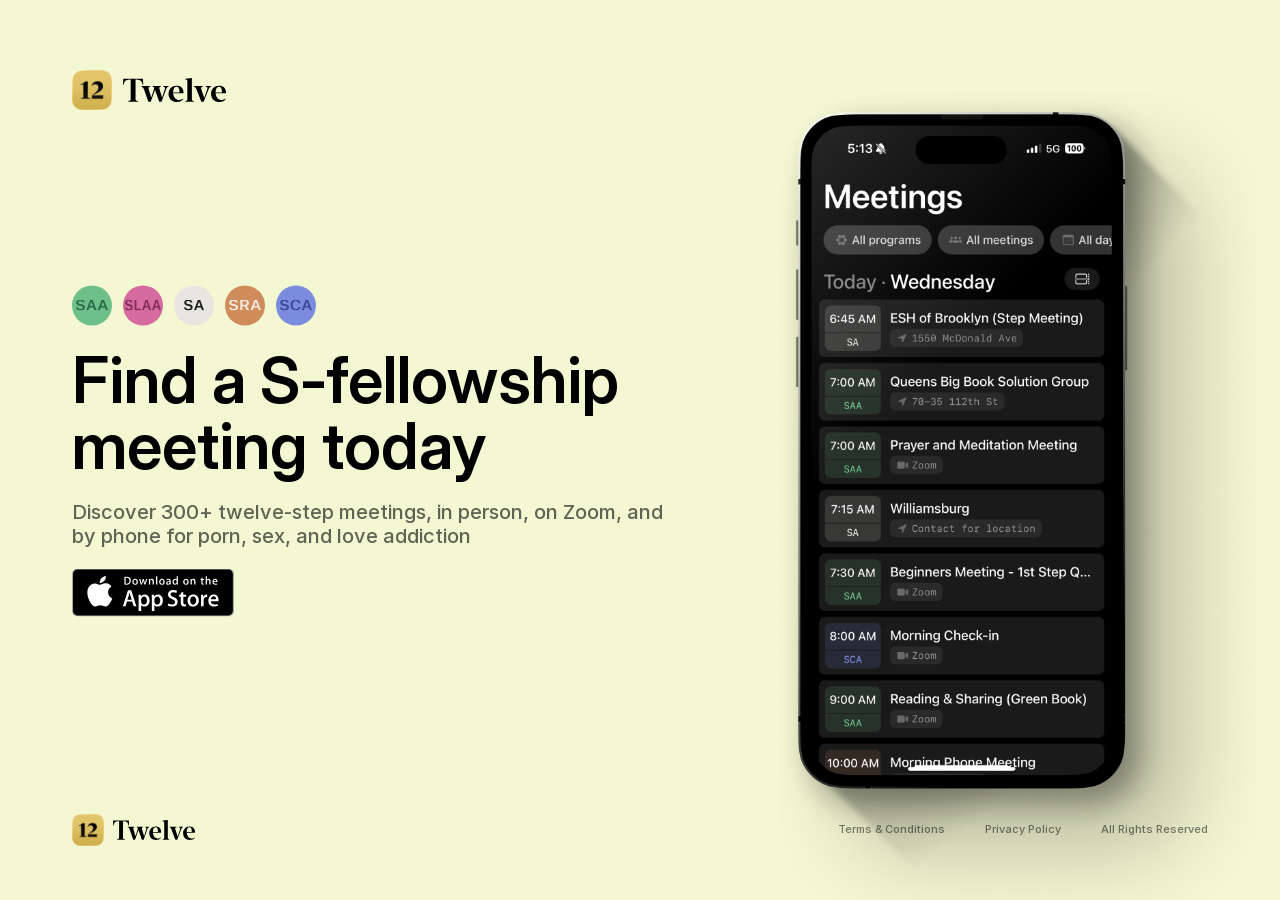
<file: index.html>
<!DOCTYPE html>
<html lang="en">
<head>
  <meta charset="utf-8" />
  <meta name="viewport" content="width=device-width, initial-scale=1" />
  <title>Twelve: Find a S-fellowship meeting today</title>
  <meta name="description" content="Discover 300+ twelve-step meetings, in person, on Zoom, and by phone for porn, sex, and love addiction." />

  <link rel="icon" href="/favicon.ico" sizes="48x48" />
  <link rel="icon" type="image/png" sizes="32x32" href="/assets/favicon-32.png" />
  <link rel="icon" type="image/png" sizes="16x16" href="/assets/favicon-16.png" />
  <link rel="icon" type="image/png" sizes="192x192" href="/assets/favicon-192.png" />
  <link rel="apple-touch-icon" href="/assets/favicon-180.png" />

  <meta property="og:type" content="website" />
  <meta property="og:site_name" content="Twelve" />
  <meta property="og:title" content="Twelve: Find a S-fellowship meeting today" />
  <meta property="og:description" content="Discover 300+ twelve-step meetings, in person, on Zoom, and by phone for porn, sex, and love addiction." />
  <meta property="og:url" content="https://usetwelve.app/" />
  <meta property="og:image" content="https://usetwelve.app/assets/social.png" />
  <meta property="og:image:width" content="1200" />
  <meta property="og:image:height" content="630" />
  <meta name="twitter:card" content="summary_large_image" />
  <meta name="twitter:title" content="Twelve: Find a S-fellowship meeting today" />
  <meta name="twitter:description" content="Discover 300+ twelve-step meetings, in person, on Zoom, and by phone for porn, sex, and love addiction." />
  <meta name="twitter:image" content="https://usetwelve.app/assets/social.png" />
  <style>
    @font-face {
      font-family: "Inter Display";
      src: url("assets/InterDisplay-SemiBold.woff2") format("woff2");
      font-weight: 600;
      font-style: normal;
      font-display: swap;
    }
    @font-face {
      font-family: "Inter";
      src: url("assets/Inter-Medium.woff2") format("woff2");
      font-weight: 500;
      font-style: normal;
      font-display: swap;
    }

    * { margin: 0; padding: 0; box-sizing: border-box; }

    html, body { height: 100%; }

    body {
      background: #f3f7d2;
      font-family: "Inter", -apple-system, BlinkMacSystemFont, sans-serif;
      overflow-x: hidden;
    }

    .page {
      position: relative;
      min-height: 100vh;
      overflow: hidden;
      max-width: 1440px;
      margin: 0 auto;
    }

    /* Logo — top 70 / left 72, 156x40 */
    .logo {
      position: absolute;
      top: 70px;
      left: 72px;
      width: 156px;
      height: 40px;
    }
    .logo .mark {
      position: absolute;
      left: 0; top: 0;
      width: 40px; height: 40px;
    }
    .logo .wordmark {
      position: absolute;
      left: 50.65px;
      top: 7.73px;
      width: 103.19px;
      height: 24.58px;
    }

    /* Hero — left 72, vertically centered, 593 wide, column gap 21 */
    .hero {
      position: absolute;
      left: 72px;
      top: calc(50% + 0.5px);
      transform: translateY(-50%);
      width: 593px;
      display: flex;
      flex-direction: column;
      align-items: flex-start;
      gap: 21px;
    }

    .badges {
      display: flex;
      gap: 11px;
      align-items: center;
    }
    .badge {
      width: 40px;
      height: 40px;
      border-radius: 1000px;
      display: flex;
      align-items: center;
      justify-content: center;
      padding: 10px;
      flex-shrink: 0;
    }
    .badge img { display: block; }
    .badge.saa  { background: #6fbf8b; }
    .badge.slaa { background: #d66ba0; }
    .badge.sa   { background: #e8e6e1; }
    .badge.sra  { background: #d08b5b; }
    .badge.sca  { background: #7b8cde; }
    .badge.saa  img { width: 31.906px; height: 11.836px; }
    .badge.slaa img { width: 36.107px; height: 10.356px; }
    .badge.sa   img { width: 20.531px; height: 11.836px; }
    .badge.sra  img { width: 31.406px; height: 11.836px; }
    .badge.sca  img { width: 31.906px; height: 11.836px; }

    h1 {
      font-family: "Inter Display", "Inter", sans-serif;
      font-weight: 600;
      font-size: 64px;
      line-height: 66px;
      color: #000;
      word-break: break-word;
    }

    .subhead {
      font-family: "Inter", sans-serif;
      font-weight: 500;
      font-size: 20px;
      line-height: normal;
      color: #000;
      opacity: 0.6;
      word-break: break-word;
    }

    .app-store {
      display: block;
      height: 48px;
      width: auto;
    }
    .app-store img {
      display: block;
      height: 48px;
      width: auto;
    }

    /* iPhone — right side, vertically centered on the DEVICE BODY.
       The asset bakes a down-right shadow: the phone body's vertical
       center sits at 43.2% of image height (not 50%), so translateY
       compensates to center the visible device in the viewport. */
    .phone {
      position: absolute;
      right: 24px;
      top: 50%;
      transform: translateY(-43.2%);
      height: min(932px, 92vh);
      aspect-ratio: 1400 / 2426;
      pointer-events: none;
    }
    .phone img {
      position: absolute;
      inset: 0;
      width: 100%;
      height: 100%;
      object-fit: contain;
    }

    /* Footer — pinned bottom, logo left + links right */
    .site-footer {
      position: absolute;
      left: 0;
      right: 0;
      bottom: 0;
      padding: 0 72px 54px;
      z-index: 2;
    }
    .site-footer .credits {
      display: flex;
      align-items: center;
      justify-content: space-between;
      max-width: 1500px;
    }
    .footer-logo { position: relative; width: 124.8px; height: 32px; display: block; }
    .footer-logo .mark { position: absolute; left: 0; top: 0; width: 32px; height: 32px; }
    .footer-logo .wordmark { position: absolute; left: 40.52px; top: 6.19px; width: 82.55px; height: 19.66px; }
    .footer-links {
      display: flex;
      gap: 40px;
      align-items: center;
      font-size: 11px;
      line-height: 1.4;
      color: rgba(0, 0, 0, 0.5);
      white-space: nowrap;
    }
    .footer-links a { color: inherit; text-decoration: none; }
    .footer-links a:hover { text-decoration: underline; }

    /* ---------- Mobile ---------- */
    @media (max-width: 1100px) {
      .page {
        display: flex;
        flex-direction: column;
        align-items: center;
        overflow: visible;
        padding: 120px 24px 0;
      }
      .logo { left: 24px; top: 32px; }
      .hero {
        position: static;
        transform: none;
        width: 100%;
        max-width: 593px;
        align-items: center;
        text-align: center;
        margin-top: 24px;
      }
      h1 { font-size: 44px; line-height: 48px; }
      .subhead { font-size: 18px; }
      .phone {
        position: static;
        width: min(426px, 89vw);
        height: auto;
        aspect-ratio: 1400 / 2426;
        margin-top: 24px;
        margin-bottom: 16px;
        /* asset's shadow is right-heavy: device body center sits at 38.4%
           of image width, so shift right 11.6% to center the DEVICE */
        transform: translateX(11.6%);
      }
      .phone img { position: static; }

      .site-footer {
        position: static;
        padding: 40px 16px;
        width: 100%;
      }
      .site-footer .credits {
        flex-direction: column-reverse;
        gap: 39px;
        align-items: center;
      }
      .footer-links { width: 100%; justify-content: space-between; gap: 0; }
    }
  </style>
</head>
<body>
  <main class="page">
    <a class="logo" href="/" aria-label="Twelve">
      <img class="mark" src="assets/logo-mark.png" alt="Twelve logo" />
      <img class="wordmark" src="assets/wordmark.svg" alt="Twelve" />
    </a>

    <section class="hero">
      <div class="badges" aria-label="Programs: SAA, SLAA, SA, SRA, SCA">
        <div class="badge saa"><img src="assets/saa.svg" alt="SAA" /></div>
        <div class="badge slaa"><img src="assets/slaa.svg" alt="SLAA" /></div>
        <div class="badge sa"><img src="assets/sa.svg" alt="SA" /></div>
        <div class="badge sra"><img src="assets/sra.svg" alt="SRA" /></div>
        <div class="badge sca"><img src="assets/sca.svg" alt="SCA" /></div>
      </div>

      <h1>Find a S&#8209;fellowship meeting&nbsp;today</h1>

      <p class="subhead">Discover 300+ twelve-step meetings, in person, on Zoom, and by phone for porn, sex, and love addiction</p>

      <a class="app-store" href="https://apps.apple.com/app/id6805293686" aria-label="Download on the App Store">
        <img src="assets/app-store-badge.svg" alt="Download on the App Store" />
      </a>
    </section>

    <div class="phone">
      <img src="assets/iphone.png" alt="Twelve app showing a list of meetings" />
    </div>

    <footer class="site-footer">
      <div class="credits">
        <a class="footer-logo" href="/" aria-label="Twelve home">
          <img class="mark" src="assets/logo-mark.png" alt="" />
          <img class="wordmark" src="assets/wordmark.svg" alt="Twelve" />
        </a>
        <div class="footer-links">
          <a href="/terms-conditions">Terms &amp; Conditions</a>
          <a href="/privacy">Privacy Policy</a>
          <span>All Rights Reserved</span>
        </div>
      </div>
    </footer>
  </main>
</body>
</html>
</file>
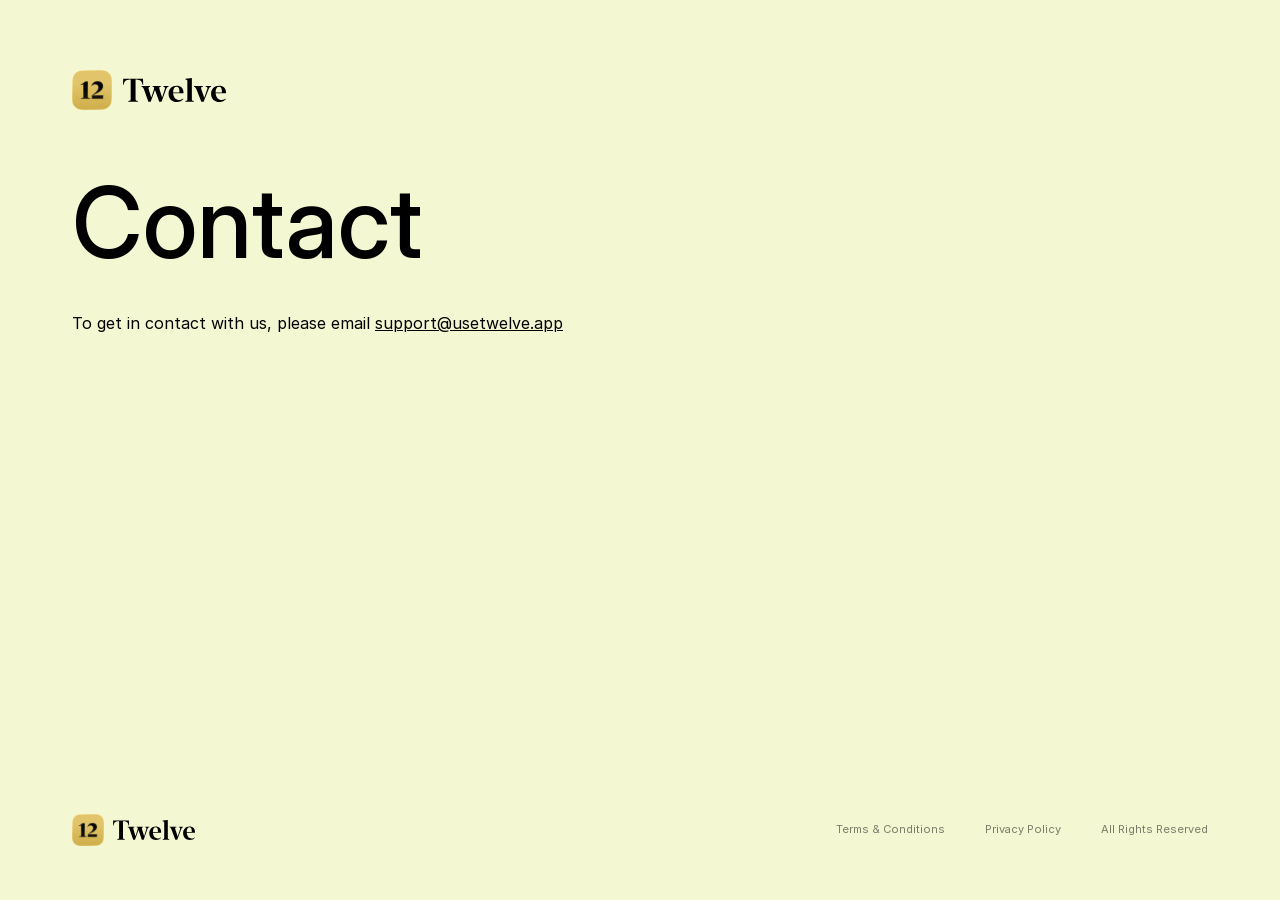
<file: contact.html>
<!DOCTYPE html>
<html lang="en">
<head>
  <meta charset="utf-8" />
  <meta name="viewport" content="width=device-width, initial-scale=1" />
  <title>Twelve: Contact</title>
  <meta name="description" content="Contact Twelve." />
  <link rel="icon" href="/favicon.ico" sizes="48x48" />
  <link rel="icon" type="image/png" sizes="32x32" href="/assets/favicon-32.png" />
  <link rel="icon" type="image/png" sizes="16x16" href="/assets/favicon-16.png" />
  <link rel="apple-touch-icon" href="/assets/favicon-180.png" />
  <meta property="og:type" content="website" />
  <meta property="og:site_name" content="Twelve" />
  <meta property="og:title" content="Twelve: Contact" />
  <meta property="og:url" content="https://usetwelve.app/contact" />
  <meta property="og:image" content="https://usetwelve.app/assets/social.png" />
  <meta name="twitter:card" content="summary_large_image" />
  <link rel="stylesheet" href="legal.css" />
</head>
<body>
  <main class="legal-wrap">
    <a class="logo" href="/" aria-label="Twelve home">
      <img class="mark" src="assets/logo-mark.png" alt="Twelve logo" />
      <img class="wordmark" src="assets/wordmark.svg" alt="Twelve" />
    </a>

    <h1>Contact</h1>

    <div class="legal-content">
      <div class="intro">
        <p>To get in contact with us, please email <a class="email-link" href="mailto:support@usetwelve.app">support@usetwelve.app</a></p>
      </div>
    </div>
  </main>

  <footer>
    <div class="credits">
      <a class="footer-logo" href="/" aria-label="Twelve home">
        <img class="mark" src="assets/logo-mark.png" alt="" />
        <img class="wordmark" src="assets/wordmark.svg" alt="Twelve" />
      </a>
      <div class="links">
        <a href="/terms-conditions">Terms &amp; Conditions</a>
        <a href="/privacy">Privacy Policy</a>
        <span>All Rights Reserved</span>
      </div>
    </div>
  </footer>
</body>
</html>
</file>
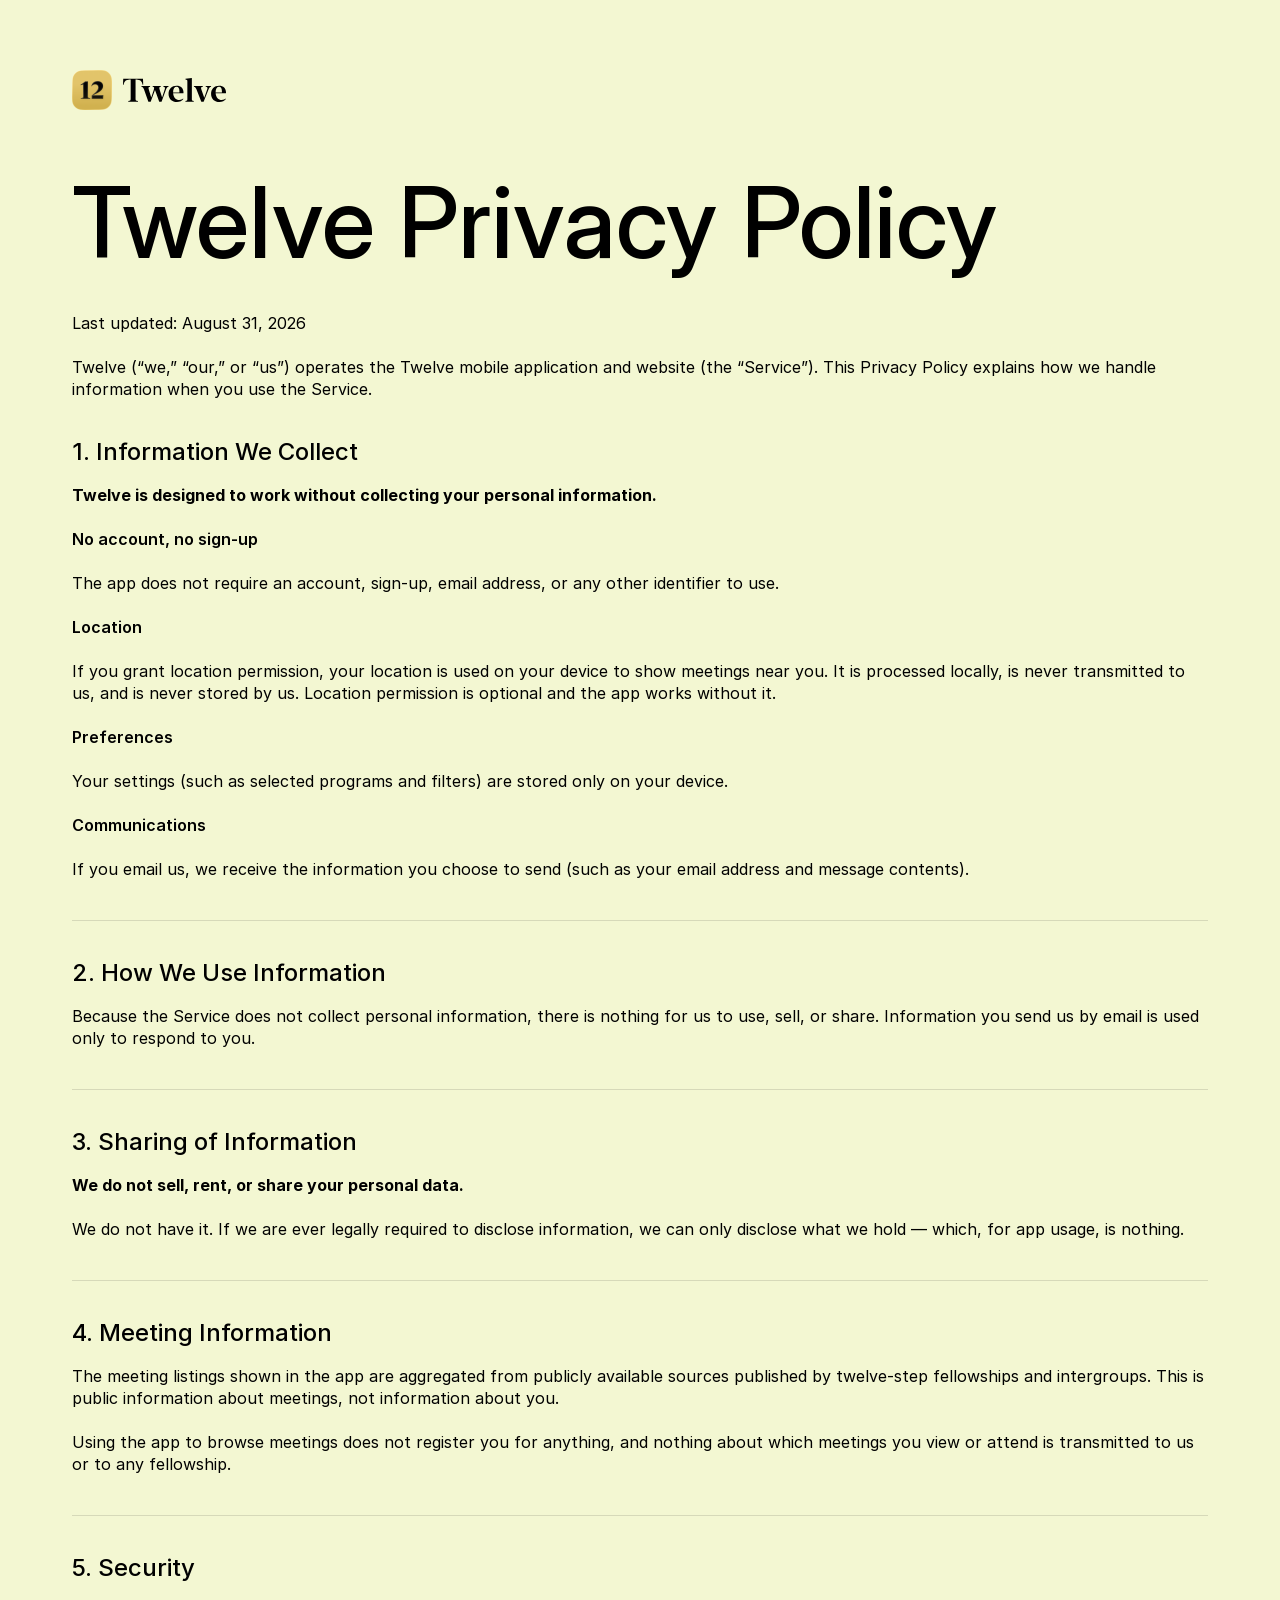
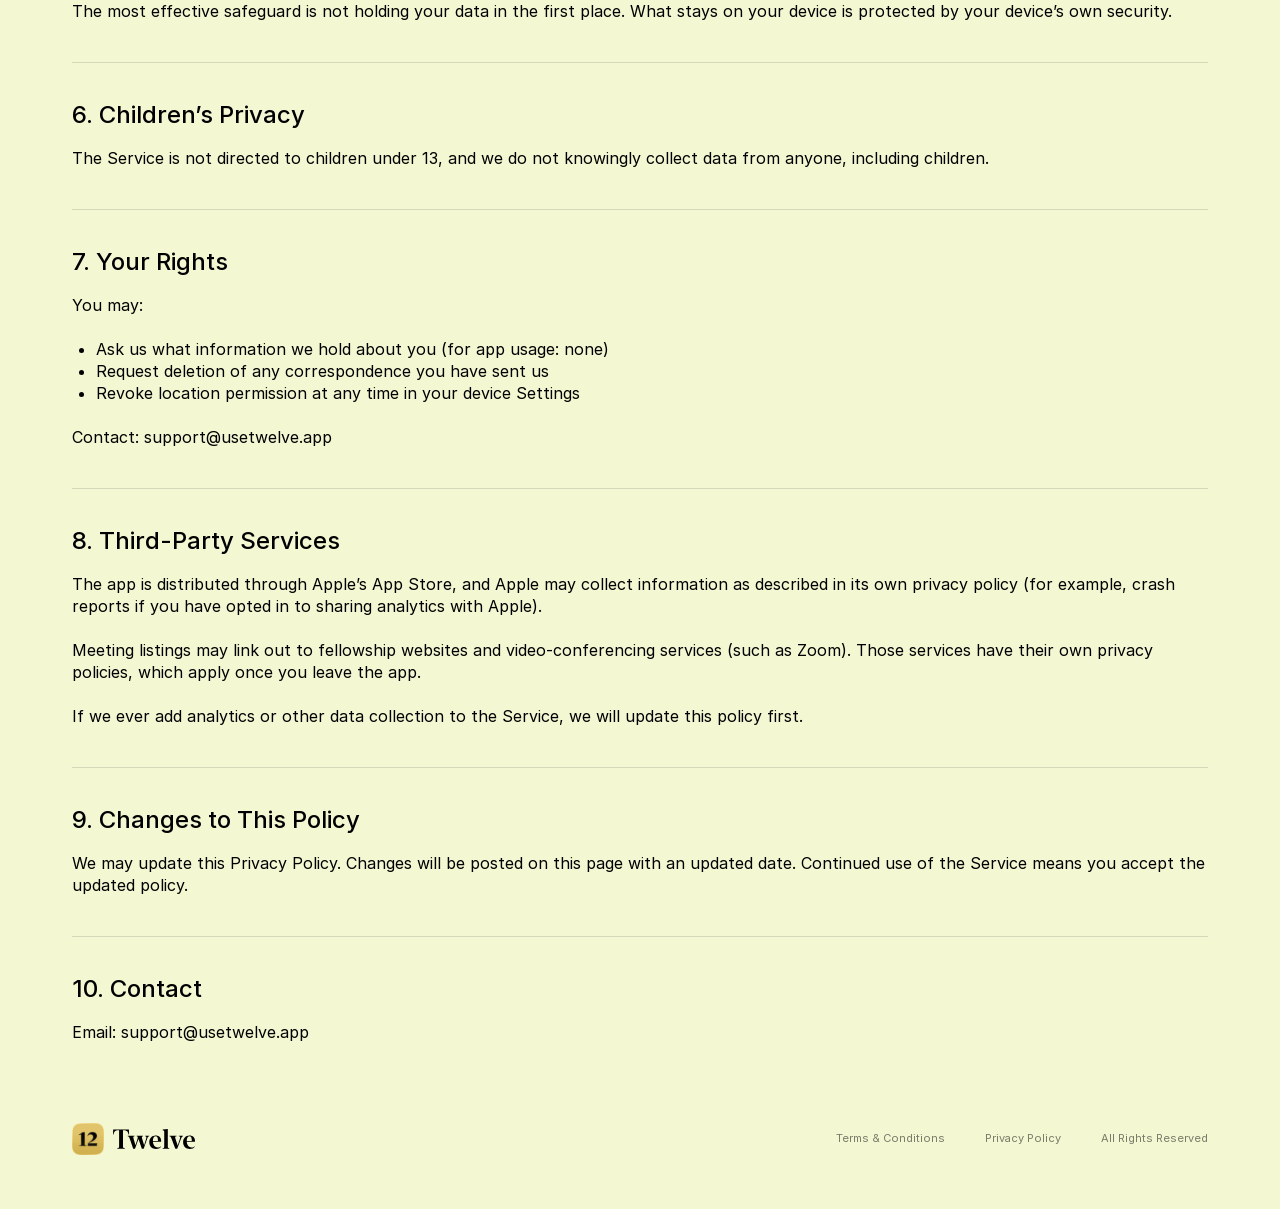
<file: privacy.html>
<!DOCTYPE html>
<html lang="en">
<head>
  <meta charset="utf-8" />
  <meta name="viewport" content="width=device-width, initial-scale=1" />
  <title>Twelve: Privacy Policy</title>
  <meta name="description" content="Twelve privacy policy." />
  <link rel="icon" href="/favicon.ico" sizes="48x48" />
  <link rel="icon" type="image/png" sizes="32x32" href="/assets/favicon-32.png" />
  <link rel="icon" type="image/png" sizes="16x16" href="/assets/favicon-16.png" />
  <link rel="apple-touch-icon" href="/assets/favicon-180.png" />
  <meta property="og:type" content="website" />
  <meta property="og:site_name" content="Twelve" />
  <meta property="og:title" content="Twelve: Privacy Policy" />
  <meta property="og:url" content="https://usetwelve.app/privacy" />
  <meta property="og:image" content="https://usetwelve.app/assets/social.png" />
  <meta name="twitter:card" content="summary_large_image" />
  <link rel="stylesheet" href="legal.css" />
</head>
<body>
  <main class="legal-wrap">
    <a class="logo" href="/" aria-label="Twelve home">
      <img class="mark" src="assets/logo-mark.png" alt="Twelve logo" />
      <img class="wordmark" src="assets/wordmark.svg" alt="Twelve" />
    </a>

    <h1>Twelve Privacy Policy</h1>

    <div class="legal-content">
      <div class="intro">
        <p>Last updated: August 31, 2026</p>
        <p>Twelve (&ldquo;we,&rdquo; &ldquo;our,&rdquo; or &ldquo;us&rdquo;) operates the Twelve mobile application and website (the &ldquo;Service&rdquo;). This Privacy Policy explains how we handle information when you use the Service.</p>
      </div>

      <section>
        <h2>1. Information We Collect</h2>
        <div>
          <p class="bold">Twelve is designed to work without collecting your personal information.</p>
          <p class="subhead-bold">No account, no sign-up</p>
          <p>The app does not require an account, sign-up, email address, or any other identifier to use.</p>
          <p class="subhead-bold">Location</p>
          <p>If you grant location permission, your location is used on your device to show meetings near you. It is processed locally, is never transmitted to us, and is never stored by us. Location permission is optional and the app works without it.</p>
          <p class="subhead-bold">Preferences</p>
          <p>Your settings (such as selected programs and filters) are stored only on your device.</p>
          <p class="subhead-bold">Communications</p>
          <p>If you email us, we receive the information you choose to send (such as your email address and message contents).</p>
        </div>
      </section>

      <hr />

      <section>
        <h2>2. How We Use Information</h2>
        <div>
          <p>Because the Service does not collect personal information, there is nothing for us to use, sell, or share. Information you send us by email is used only to respond to you.</p>
        </div>
      </section>

      <hr />

      <section>
        <h2>3. Sharing of Information</h2>
        <div>
          <p class="bold">We do not sell, rent, or share your personal data.</p>
          <p>We do not have it. If we are ever legally required to disclose information, we can only disclose what we hold &mdash; which, for app usage, is nothing.</p>
        </div>
      </section>

      <hr />

      <section>
        <h2>4. Meeting Information</h2>
        <div>
          <p>The meeting listings shown in the app are aggregated from publicly available sources published by twelve-step fellowships and intergroups. This is public information about meetings, not information about you.</p>
          <p>Using the app to browse meetings does not register you for anything, and nothing about which meetings you view or attend is transmitted to us or to any fellowship.</p>
        </div>
      </section>

      <hr />

      <section>
        <h2>5. Security</h2>
        <p>The most effective safeguard is not holding your data in the first place. What stays on your device is protected by your device&rsquo;s own security.</p>
      </section>

      <hr />

      <section>
        <h2>6. Children&rsquo;s Privacy</h2>
        <p>The Service is not directed to children under 13, and we do not knowingly collect data from anyone, including children.</p>
      </section>

      <hr />

      <section>
        <h2>7. Your Rights</h2>
        <div>
          <p>You may:</p>
          <ul>
            <li>Ask us what information we hold about you (for app usage: none)</li>
            <li>Request deletion of any correspondence you have sent us</li>
            <li>Revoke location permission at any time in your device Settings</li>
          </ul>
          <p>Contact: support@usetwelve.app</p>
        </div>
      </section>

      <hr />

      <section>
        <h2>8. Third-Party Services</h2>
        <div>
          <p>The app is distributed through Apple&rsquo;s App Store, and Apple may collect information as described in its own privacy policy (for example, crash reports if you have opted in to sharing analytics with Apple).</p>
          <p>Meeting listings may link out to fellowship websites and video-conferencing services (such as Zoom). Those services have their own privacy policies, which apply once you leave the app.</p>
          <p>If we ever add analytics or other data collection to the Service, we will update this policy first.</p>
        </div>
      </section>

      <hr />

      <section>
        <h2>9. Changes to This Policy</h2>
        <p>We may update this Privacy Policy. Changes will be posted on this page with an updated date. Continued use of the Service means you accept the updated policy.</p>
      </section>

      <hr />

      <section>
        <h2>10. Contact</h2>
        <p>Email: support@usetwelve.app</p>
      </section>
    </div>
  </main>

  <footer>
    <div class="credits">
      <a class="footer-logo" href="/" aria-label="Twelve home">
        <img class="mark" src="assets/logo-mark.png" alt="" />
        <img class="wordmark" src="assets/wordmark.svg" alt="Twelve" />
      </a>
      <div class="links">
        <a href="/terms-conditions">Terms &amp; Conditions</a>
        <a href="/privacy">Privacy Policy</a>
        <span>All Rights Reserved</span>
      </div>
    </div>
  </footer>
</body>
</html>
</file>
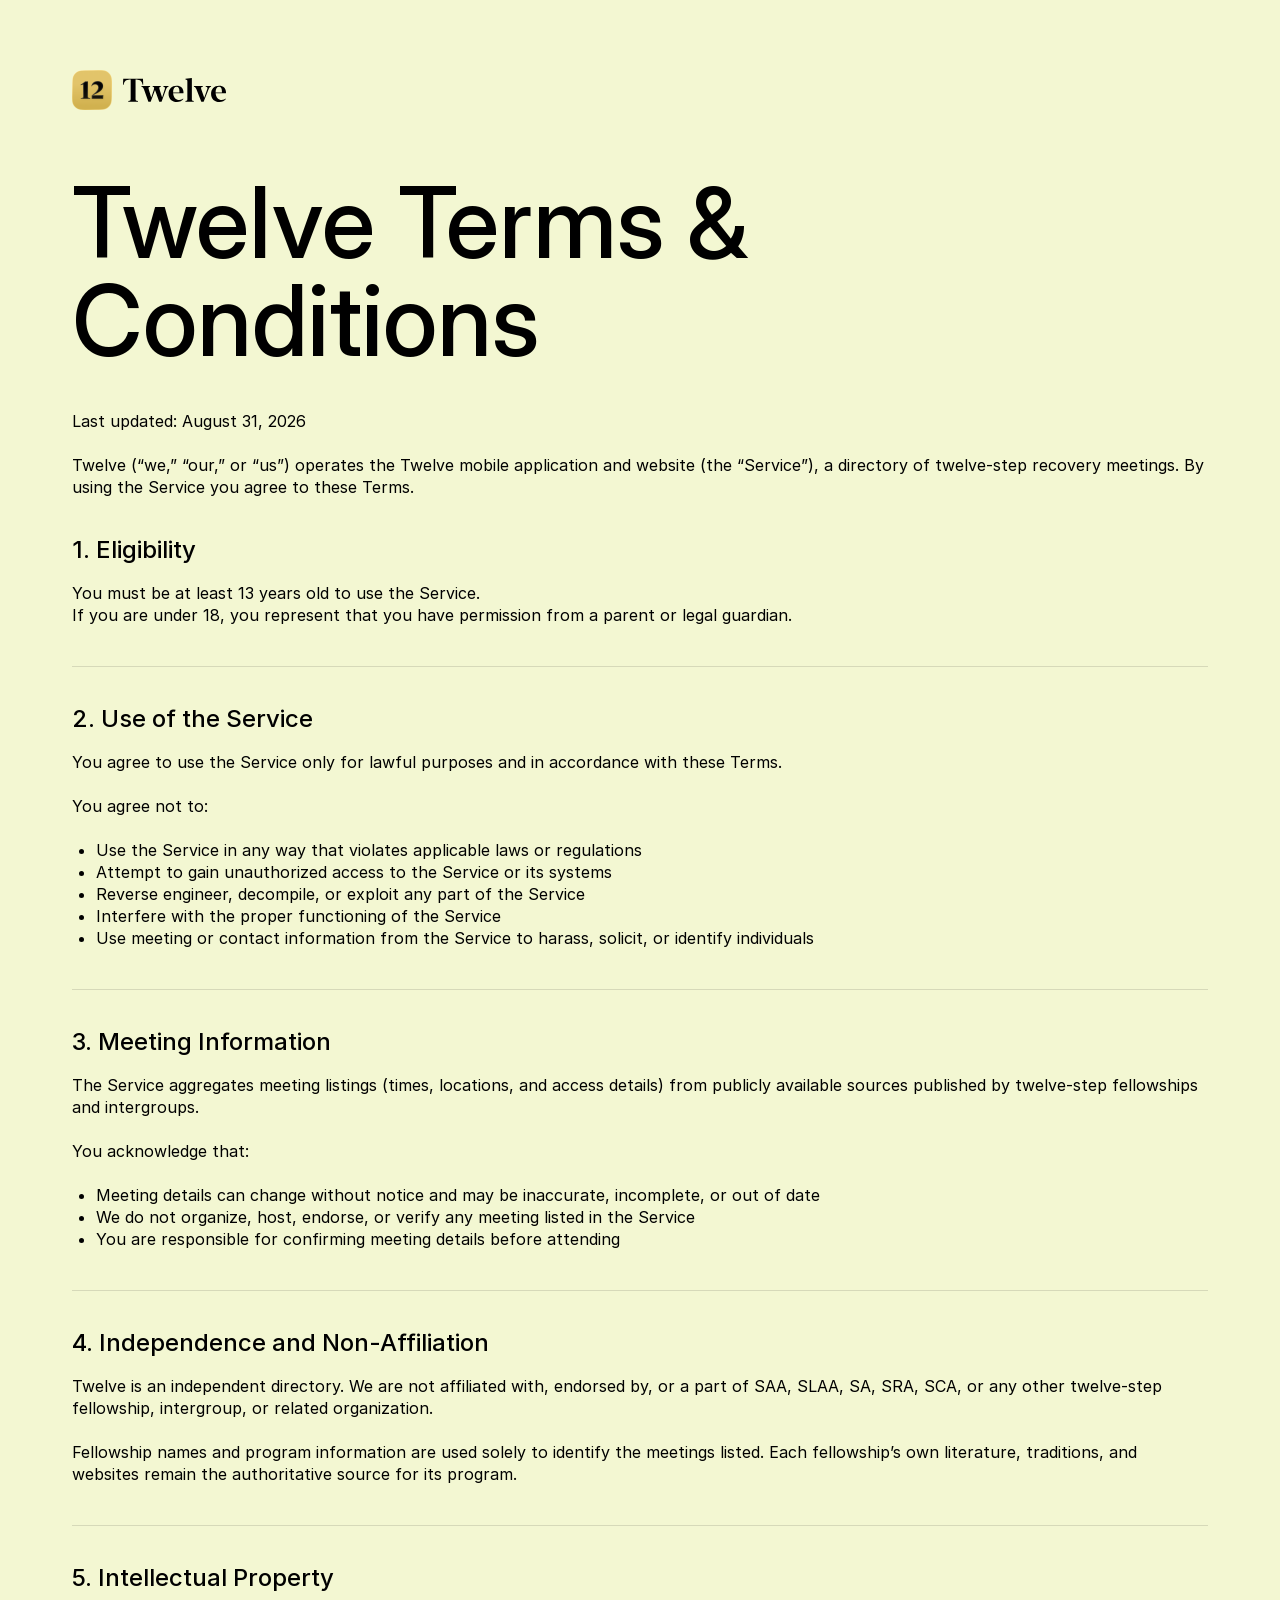
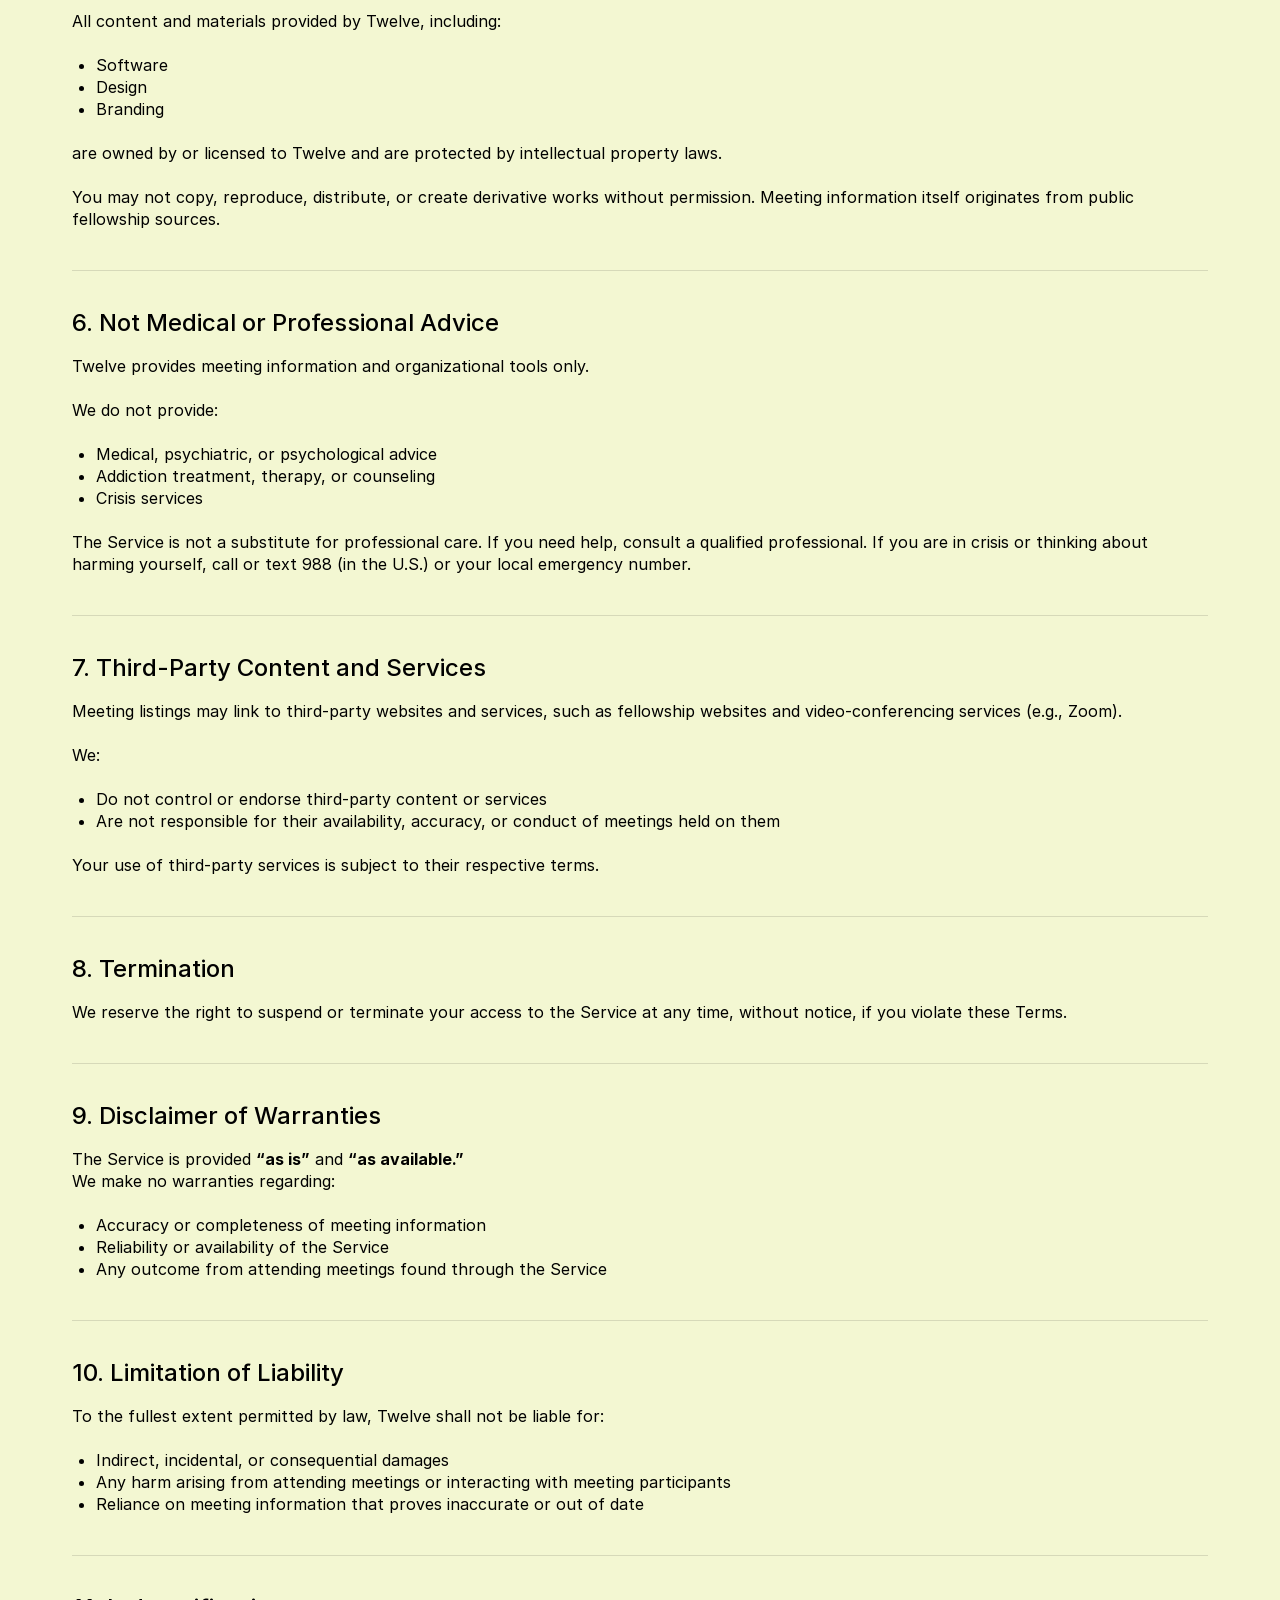
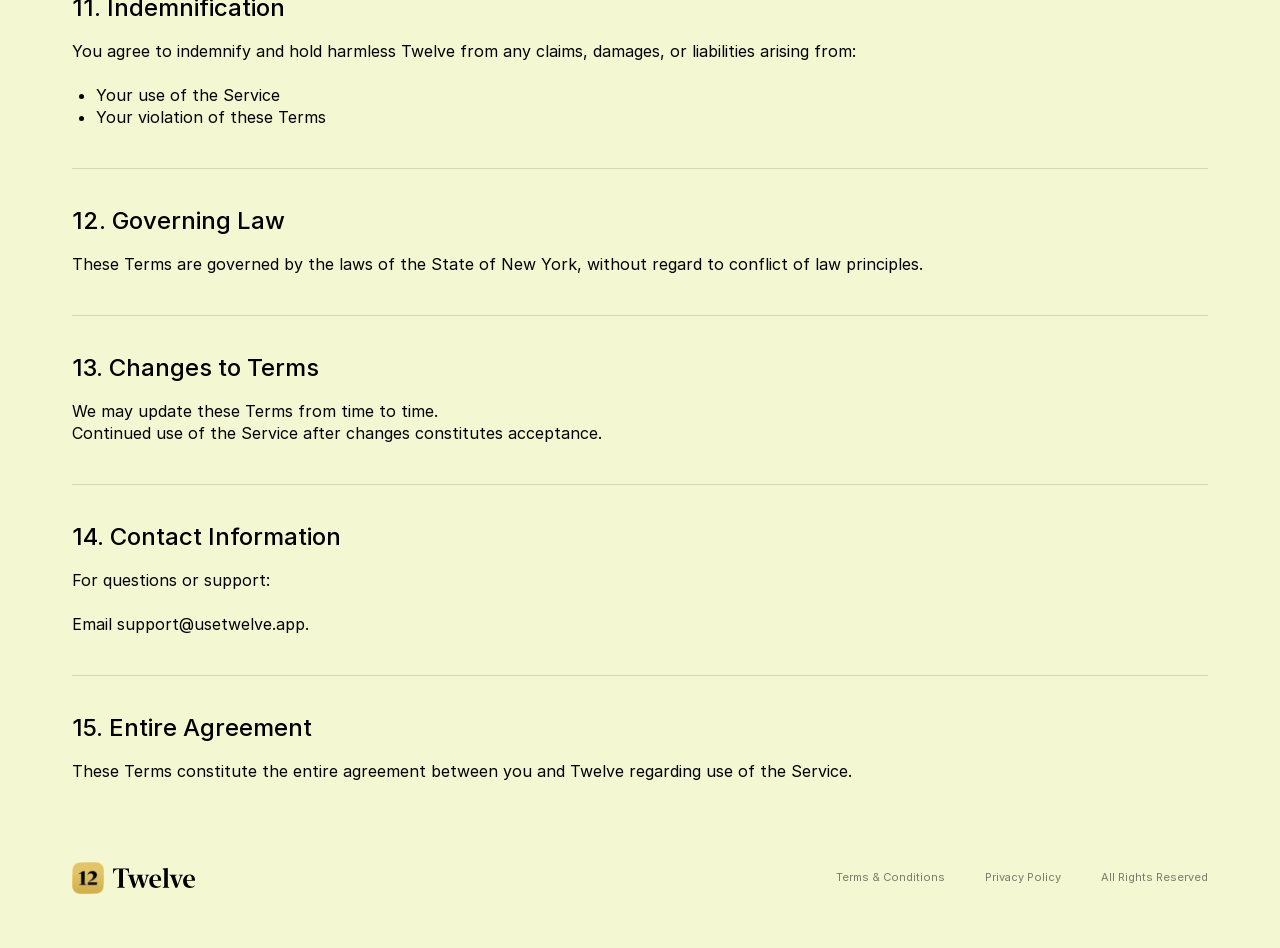
<file: terms-conditions.html>
<!DOCTYPE html>
<html lang="en">
<head>
  <meta charset="utf-8" />
  <meta name="viewport" content="width=device-width, initial-scale=1" />
  <title>Twelve: Terms &amp; Conditions</title>
  <meta name="description" content="Twelve terms and conditions." />
  <link rel="icon" href="/favicon.ico" sizes="48x48" />
  <link rel="icon" type="image/png" sizes="32x32" href="/assets/favicon-32.png" />
  <link rel="icon" type="image/png" sizes="16x16" href="/assets/favicon-16.png" />
  <link rel="apple-touch-icon" href="/assets/favicon-180.png" />
  <meta property="og:type" content="website" />
  <meta property="og:site_name" content="Twelve" />
  <meta property="og:title" content="Twelve: Terms &amp; Conditions" />
  <meta property="og:url" content="https://usetwelve.app/terms-conditions" />
  <meta property="og:image" content="https://usetwelve.app/assets/social.png" />
  <meta name="twitter:card" content="summary_large_image" />
  <link rel="stylesheet" href="legal.css" />
</head>
<body>
  <main class="legal-wrap">
    <a class="logo" href="/" aria-label="Twelve home">
      <img class="mark" src="assets/logo-mark.png" alt="Twelve logo" />
      <img class="wordmark" src="assets/wordmark.svg" alt="Twelve" />
    </a>

    <h1>Twelve Terms &amp; Conditions</h1>

    <div class="legal-content">
      <div class="intro">
        <p>Last updated: August 31, 2026</p>
        <p>Twelve (&ldquo;we,&rdquo; &ldquo;our,&rdquo; or &ldquo;us&rdquo;) operates the Twelve mobile application and website (the &ldquo;Service&rdquo;), a directory of twelve-step recovery meetings. By using the Service you agree to these Terms.</p>
      </div>

      <section>
        <h2>1. Eligibility</h2>
        <p>You must be at least 13 years old to use the Service.<br />
        If you are under 18, you represent that you have permission from a parent or legal guardian.</p>
      </section>

      <hr />

      <section>
        <h2>2. Use of the Service</h2>
        <div>
          <p>You agree to use the Service only for lawful purposes and in accordance with these Terms.</p>
          <p>You agree not to:</p>
          <ul>
            <li>Use the Service in any way that violates applicable laws or regulations</li>
            <li>Attempt to gain unauthorized access to the Service or its systems</li>
            <li>Reverse engineer, decompile, or exploit any part of the Service</li>
            <li>Interfere with the proper functioning of the Service</li>
            <li>Use meeting or contact information from the Service to harass, solicit, or identify individuals</li>
          </ul>
        </div>
      </section>

      <hr />

      <section>
        <h2>3. Meeting Information</h2>
        <div>
          <p>The Service aggregates meeting listings (times, locations, and access details) from publicly available sources published by twelve-step fellowships and intergroups.</p>
          <p>You acknowledge that:</p>
          <ul>
            <li>Meeting details can change without notice and may be inaccurate, incomplete, or out of date</li>
            <li>We do not organize, host, endorse, or verify any meeting listed in the Service</li>
            <li>You are responsible for confirming meeting details before attending</li>
          </ul>
        </div>
      </section>

      <hr />

      <section>
        <h2>4. Independence and Non-Affiliation</h2>
        <div>
          <p>Twelve is an independent directory. We are not affiliated with, endorsed by, or a part of SAA, SLAA, SA, SRA, SCA, or any other twelve-step fellowship, intergroup, or related organization.</p>
          <p>Fellowship names and program information are used solely to identify the meetings listed. Each fellowship&rsquo;s own literature, traditions, and websites remain the authoritative source for its program.</p>
        </div>
      </section>

      <hr />

      <section>
        <h2>5. Intellectual Property</h2>
        <div>
          <p>All content and materials provided by Twelve, including:</p>
          <ul>
            <li>Software</li>
            <li>Design</li>
            <li>Branding</li>
          </ul>
          <p>are owned by or licensed to Twelve and are protected by intellectual property laws.</p>
          <p>You may not copy, reproduce, distribute, or create derivative works without permission. Meeting information itself originates from public fellowship sources.</p>
        </div>
      </section>

      <hr />

      <section>
        <h2>6. Not Medical or Professional Advice</h2>
        <div>
          <p>Twelve provides meeting information and organizational tools only.</p>
          <p>We do not provide:</p>
          <ul>
            <li>Medical, psychiatric, or psychological advice</li>
            <li>Addiction treatment, therapy, or counseling</li>
            <li>Crisis services</li>
          </ul>
          <p>The Service is not a substitute for professional care. If you need help, consult a qualified professional. If you are in crisis or thinking about harming yourself, call or text 988 (in the U.S.) or your local emergency number.</p>
        </div>
      </section>

      <hr />

      <section>
        <h2>7. Third-Party Content and Services</h2>
        <div>
          <p>Meeting listings may link to third-party websites and services, such as fellowship websites and video-conferencing services (e.g., Zoom).</p>
          <p>We:</p>
          <ul>
            <li>Do not control or endorse third-party content or services</li>
            <li>Are not responsible for their availability, accuracy, or conduct of meetings held on them</li>
          </ul>
          <p>Your use of third-party services is subject to their respective terms.</p>
        </div>
      </section>

      <hr />

      <section>
        <h2>8. Termination</h2>
        <p>We reserve the right to suspend or terminate your access to the Service at any time, without notice, if you violate these Terms.</p>
      </section>

      <hr />

      <section>
        <h2>9. Disclaimer of Warranties</h2>
        <div>
          <p>The Service is provided <span class="bold">&ldquo;as is&rdquo;</span> and <span class="bold">&ldquo;as available.&rdquo;</span><br />
          We make no warranties regarding:</p>
          <ul>
            <li>Accuracy or completeness of meeting information</li>
            <li>Reliability or availability of the Service</li>
            <li>Any outcome from attending meetings found through the Service</li>
          </ul>
        </div>
      </section>

      <hr />

      <section>
        <h2>10. Limitation of Liability</h2>
        <div>
          <p>To the fullest extent permitted by law, Twelve shall not be liable for:</p>
          <ul>
            <li>Indirect, incidental, or consequential damages</li>
            <li>Any harm arising from attending meetings or interacting with meeting participants</li>
            <li>Reliance on meeting information that proves inaccurate or out of date</li>
          </ul>
        </div>
      </section>

      <hr />

      <section>
        <h2>11. Indemnification</h2>
        <div>
          <p>You agree to indemnify and hold harmless Twelve from any claims, damages, or liabilities arising from:</p>
          <ul>
            <li>Your use of the Service</li>
            <li>Your violation of these Terms</li>
          </ul>
        </div>
      </section>

      <hr />

      <section>
        <h2>12. Governing Law</h2>
        <p>These Terms are governed by the laws of the State of New York, without regard to conflict of law principles.</p>
      </section>

      <hr />

      <section>
        <h2>13. Changes to Terms</h2>
        <p>We may update these Terms from time to time.<br />
        Continued use of the Service after changes constitutes acceptance.</p>
      </section>

      <hr />

      <section>
        <h2>14. Contact Information</h2>
        <div>
          <p>For questions or support:</p>
          <p>Email support@usetwelve.app.</p>
        </div>
      </section>

      <hr />

      <section>
        <h2>15. Entire Agreement</h2>
        <p>These Terms constitute the entire agreement between you and Twelve regarding use of the Service.</p>
      </section>
    </div>
  </main>

  <footer>
    <div class="credits">
      <a class="footer-logo" href="/" aria-label="Twelve home">
        <img class="mark" src="assets/logo-mark.png" alt="" />
        <img class="wordmark" src="assets/wordmark.svg" alt="Twelve" />
      </a>
      <div class="links">
        <a href="/terms-conditions">Terms &amp; Conditions</a>
        <a href="/privacy">Privacy Policy</a>
        <span>All Rights Reserved</span>
      </div>
    </div>
  </footer>
</body>
</html>
</file>
<file: legal.css>
/* Shared styles for Twelve legal pages */
@font-face {
  font-family: "Inter";
  src: url("assets/Inter-Regular.woff2") format("woff2");
  font-weight: 400; font-style: normal; font-display: swap;
}
@font-face {
  font-family: "Inter";
  src: url("assets/Inter-Medium.woff2") format("woff2");
  font-weight: 500; font-style: normal; font-display: swap;
}
@font-face {
  font-family: "Inter";
  src: url("assets/Inter-SemiBold.woff2") format("woff2");
  font-weight: 600; font-style: normal; font-display: swap;
}
@font-face {
  font-family: "Inter";
  src: url("assets/Inter-Bold.woff2") format("woff2");
  font-weight: 700; font-style: normal; font-display: swap;
}
@font-face {
  font-family: "Inter Display";
  src: url("assets/InterDisplay-Medium.woff2") format("woff2");
  font-weight: 500; font-style: normal; font-display: swap;
}

* { margin: 0; padding: 0; box-sizing: border-box; }

body {
  background: #f3f7d2;
  color: #000;
  font-family: "Inter", -apple-system, BlinkMacSystemFont, sans-serif;
}

.legal-wrap {
  max-width: 1280px;
  margin: 0 auto;
  padding: 0 72px;
}

.logo {
  display: inline-block;
  position: relative;
  margin-top: 70px;
  width: 156px;
  height: 40px;
}
.logo .mark { position: absolute; left: 0; top: 0; width: 40px; height: 40px; }
.logo .wordmark { position: absolute; left: 50.65px; top: 7.73px; width: 103.19px; height: 24.58px; }

h1 {
  font-family: "Inter Display", "Inter", sans-serif;
  font-weight: 500;
  font-size: 98px;
  line-height: 1;
  margin-top: 60px; /* logo bottom (110) -> h1 top (170) */
  word-break: break-word;
}

.legal-content {
  margin-top: 40px;
  display: flex;
  flex-direction: column;
  gap: 40px;
  padding-bottom: 80px;
}

.intro { font-size: 16px; line-height: 22px; }
.intro p + p { margin-top: 22px; }
.intro a.email-link { color: inherit; text-decoration: underline; }

/* Contact page: pin footer to bottom on short content */
body { min-height: 100vh; display: flex; flex-direction: column; }
main.legal-wrap { flex: 1 0 auto; width: 100%; }
footer { flex-shrink: 0; width: 100%; }

section { display: flex; flex-direction: column; gap: 20px; }
section h2 { font-weight: 500; font-size: 24px; line-height: 1; }
section p, section li { font-size: 16px; line-height: 22px; }
section p + p, section ul + p, section p + ul { margin-top: 22px; }
section ul { list-style: disc; padding-left: 24px; }
section .subhead-bold { font-weight: 600; }
section .bold { font-weight: 700; }

hr {
  border: none;
  border-top: 1px solid rgba(0, 0, 0, 0.12);
  width: 100%;
}

footer {
  padding: 0 72px 54px;
  max-width: 1280px;
  margin: 0 auto;
}
footer .credits {
  display: flex;
  align-items: center;
  justify-content: space-between;
  max-width: 1500px;
  width: 100%;
}
footer .footer-logo { position: relative; width: 124.8px; height: 32px; display: block; }
footer .footer-logo .mark { position: absolute; left: 0; top: 0; width: 32px; height: 32px; }
footer .footer-logo .wordmark { position: absolute; left: 40.52px; top: 6.19px; width: 82.55px; height: 19.66px; }
footer .links {
  display: flex;
  gap: 40px;
  align-items: center;
  font-size: 11px;
  line-height: 1.4;
  color: rgba(0, 0, 0, 0.5);
  white-space: nowrap;
}
footer .links a { color: inherit; text-decoration: none; }
footer .links a:hover { text-decoration: underline; }

@media (max-width: 860px) {
  .legal-wrap { padding: 0 16px; }
  .logo { margin-top: 50px; }
  h1 { font-size: 44px; margin-top: 50px; }
  .legal-content { margin-top: 36px; }

  footer { padding: 40px 16px; }
  footer .credits {
    flex-direction: column;
    gap: 39px;
    align-items: center;
  }
  footer .credits { flex-direction: column-reverse; }
  footer .links { width: 100%; justify-content: space-between; gap: 0; }
}
</file>
